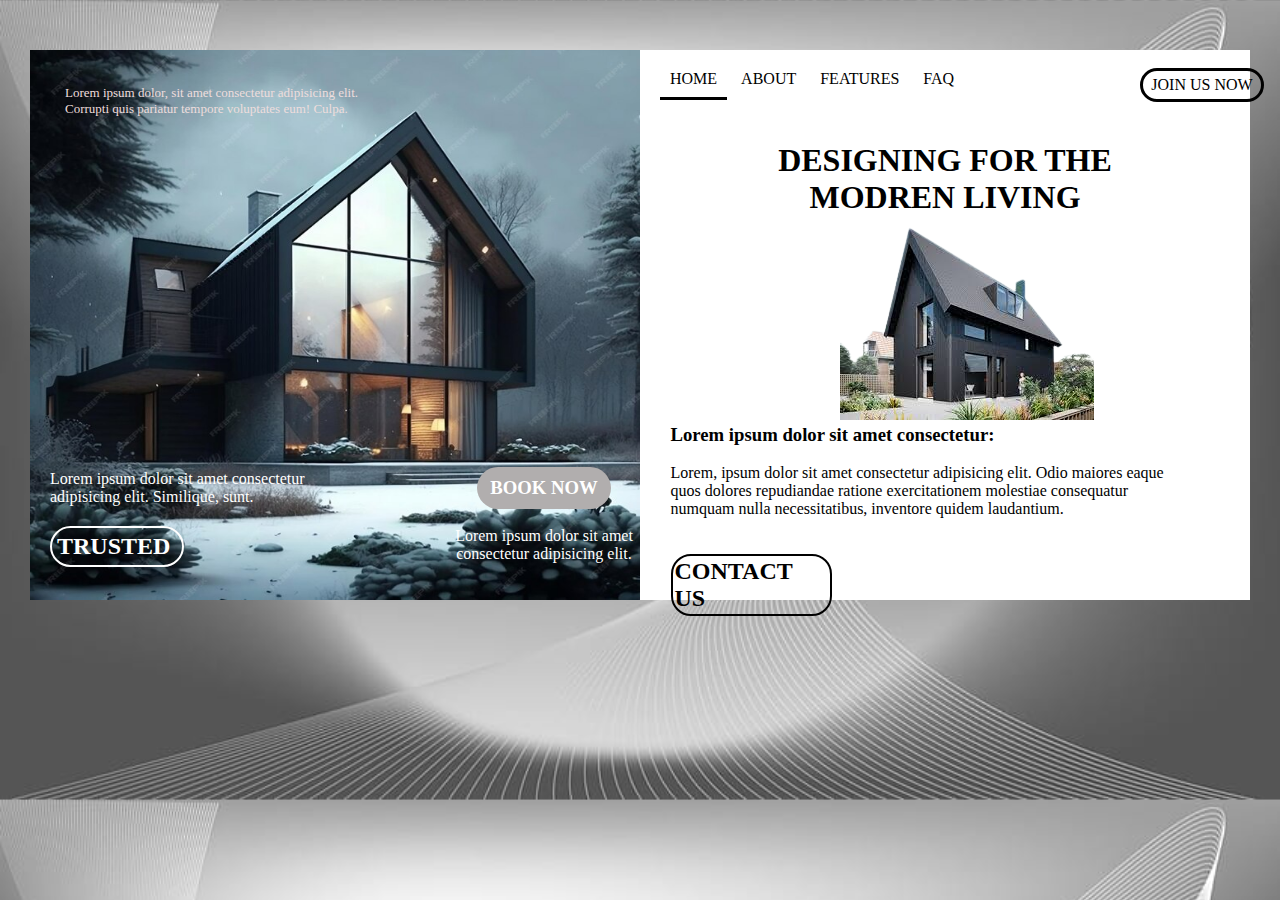
<file: 3rd website home/index.html>
<!DOCTYPE html>
<html lang="en">

<head>
    <meta charset="UTF-8">
    <meta name="viewport" content="width=device-width, initial-scale=1.0">
    <title>Home design</title>
    <link rel="stylesheet" href="https://cdnjs.cloudflare.com/ajax/libs/font-awesome/6.4.2/css/all.min.css"
        integrity="sha512-z3gLpd7yknf1YoNbCzqRKc4qyor8gaKU1qmn+CShxbuBusANI9QpRohGBreCFkKxLhei6S9CQXFEbbKuqLg0DA=="
        crossorigin="anonymous" referrerpolicy="no-referrer" />
    <style>
        * {
            margin: 0;
            padding: 0;
        }

        body {
            background-image: url(./backround\ image.jpg);
            background-repeat: no repeat;
            background-size: cover;
        }

        .cont {
            display: flex;
            margin: 50px 30px;
        }

        .subcont {
            width: 50%;
            background-color: #fff;
            background-image: url(./container\ image.jpg);
            background-size: 100% 100%;
        }

        .head {
            color: rgb(238, 221, 221);
            margin: 35px;
            font-size: small;
        }

        .foot {
            height: 150px;
            margin-top: 333px;
            padding: 20px;
            box-sizing: border-box;
            justify-content: space-between;
        }

        .left {
            width: 50%;
            color: white;
        }

        #seccont {
            background-image: none;
            /* text-align: center; */
        }

        .trusted {
            margin-top: 20px;
            width: 120px;
            padding: 5px;
            border: 2px solid white;
            color: #fff;
            border-radius: 30px;
        }

        .right {
            width: 40%;
            height: 130px;
            color: white;
            position: relative;
            left: 380px;
            bottom: 100px;
            text-align: center;
        }

        .booknow {
            width: 50%;
            padding: 10px;
            background-color: rgb(177, 174, 174);
            color: white;
            margin: auto;
            border-radius: 30px;
        }

        .nav {
            padding: 20px;
        }

        a {
            text-decoration: none;
            color: black;
            padding: 10px;
        }

        .active {
            border-bottom: solid;
        }

        .join {
            position: relative;
            left: 480px;
            bottom: 20px;
            border: solid;
            width: 20%;
            padding: 5px 2px;
            border-radius: 20px;
            text-align: center;
        }

        .heading {
            height: 80px;
            text-align: center;
        }

        #image {
            margin-left: 200px;
        }

        .footcont {
            width: 90%;
            height: 170px;
            margin: auto;
        }
        .contact{
            padding: 2px;
            border: 2px solid black;
            border-radius: 20px;
            width: 28%;
        }
    </style>
</head>

<body>
    <div class="cont">
        <div class="subcont">
            <div class="head">
                <p>Lorem ipsum dolor, sit amet consectetur adipisicing elit. <br>Corrupti quis pariatur tempore
                    voluptates eum! Culpa.</p>
            </div>
            <div class="foot">
                <div class="left">
                    <p>Lorem ipsum dolor sit amet consectetur <br>
                        adipisicing elit. Similique, sunt.</p>
                </div>
                <div class="trusted">
                    <h2>TRUSTED</h2>
                </div>
                <div class="right">
                    <div class="booknow">
                        <h3>BOOK NOW</h3>
                    </div> <br>
                    <p>Lorem ipsum dolor sit amet consectetur adipisicing elit.</p>
                </div>
            </div>
        </div>
        <div class="subcont" id="seccont">
            <div class="nav">
                <a href="#" class="active">HOME</a>
                <a href="#">ABOUT</a>
                <a href="#">FEATURES</a>
                <a href="#">FAQ</a>
                <div class="join">
                    JOIN US NOW
                </div>
            </div>
            <div class="heading">
                <h1>DESIGNING FOR THE <br>MODREN LIVING</h1>
            </div>
            <img id="image" src="./small_image-removebg-preview.png" alt="">
            <div class="footcont">
                <h3>Lorem ipsum dolor sit amet consectetur:</h3> <br>
                <p>Lorem, ipsum dolor sit amet consectetur adipisicing elit. Odio maiores eaque <br> quos dolores repudiandae
                    ratione exercitationem molestiae consequatur <br> numquam nulla necessitatibus, inventore quidem
                    laudantium.</p> <br><br>
            <div class="contact"><h2>CONTACT US</h2></div>
            </div>
        </div>
    </div>
</body>

</html>
</file>
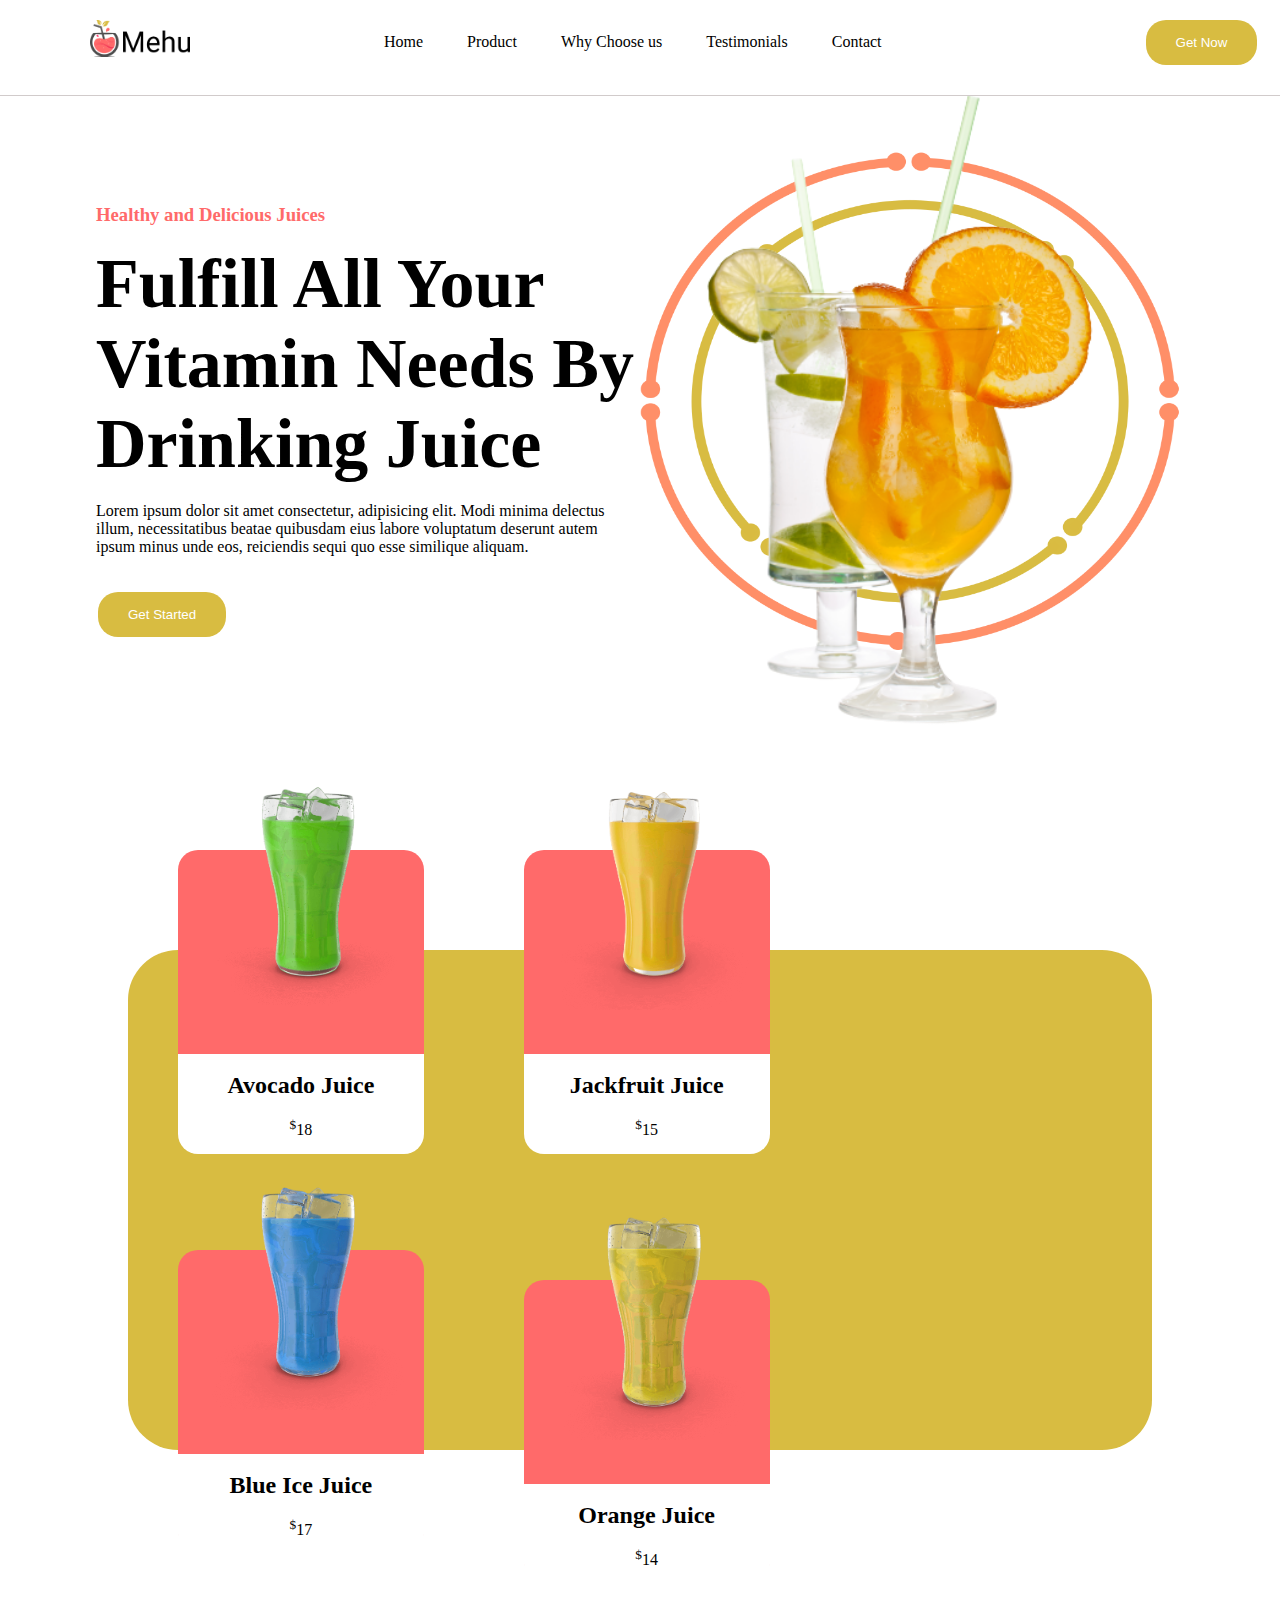
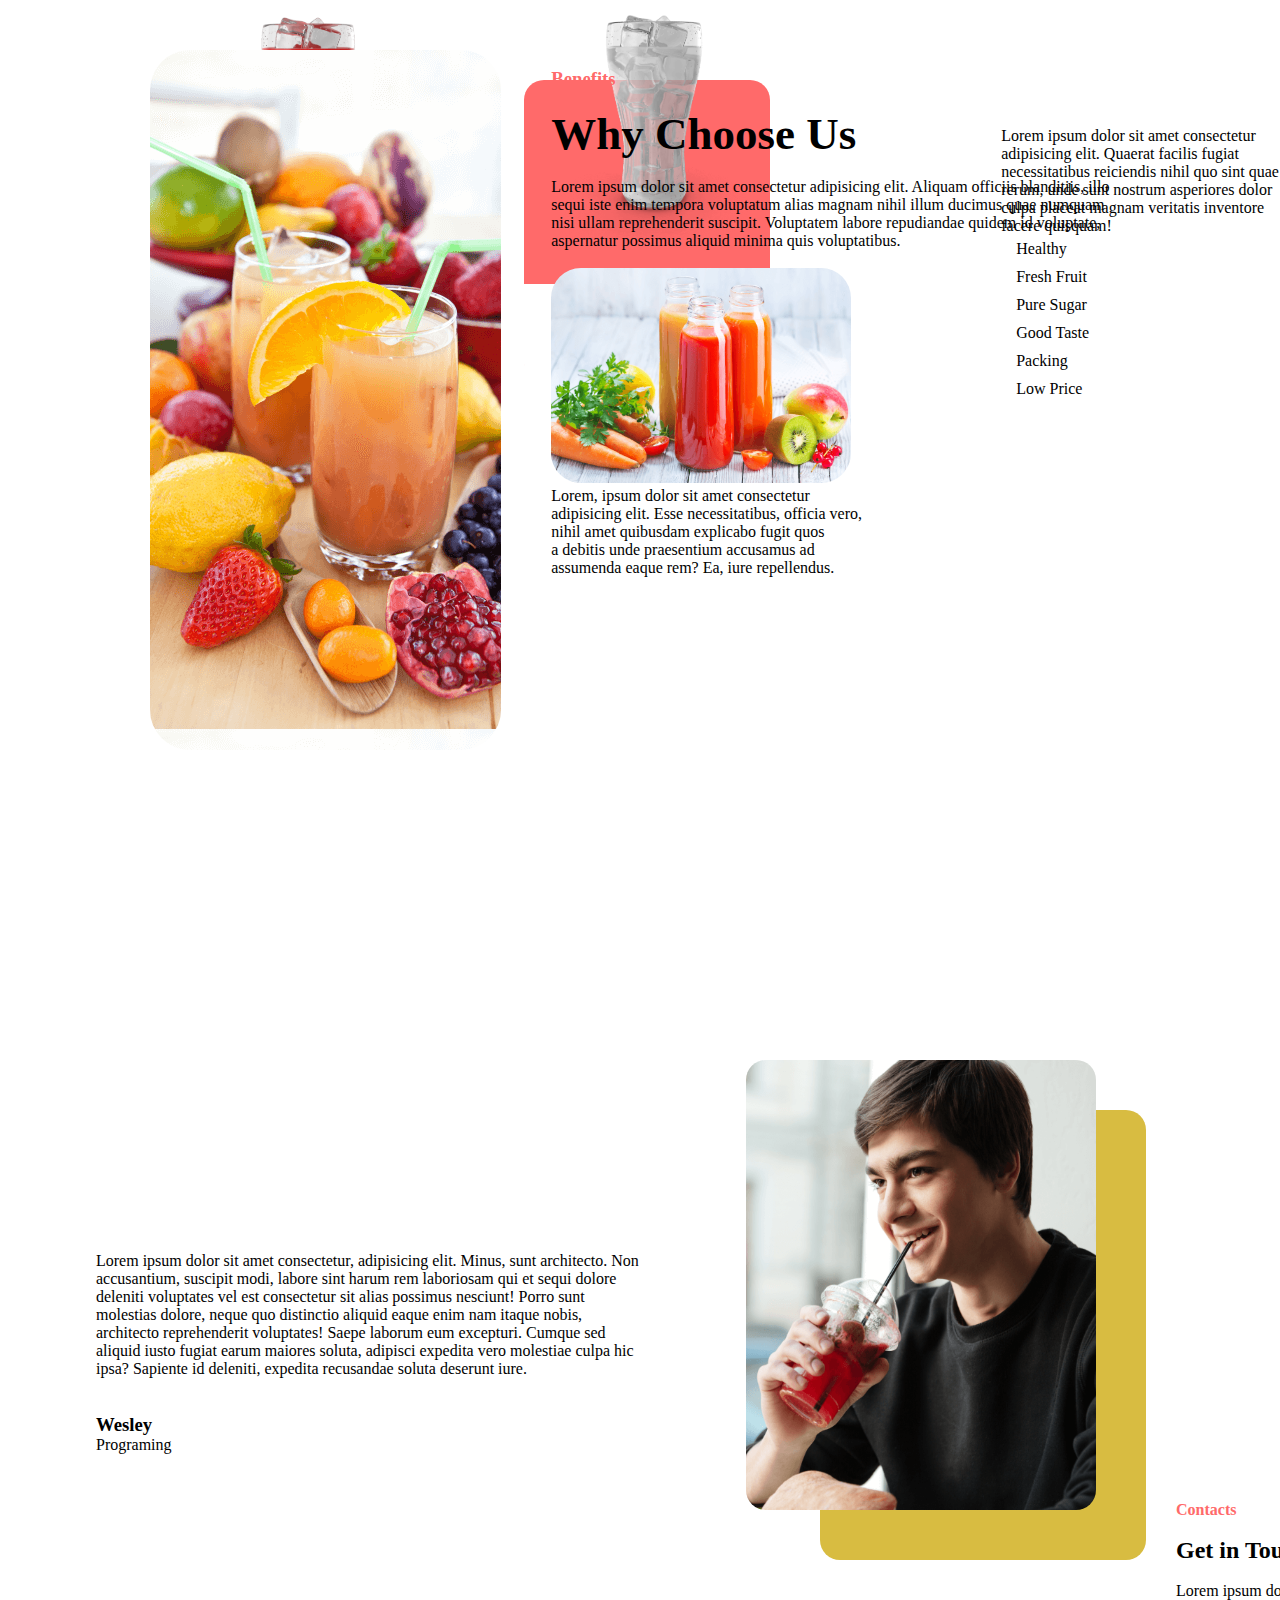
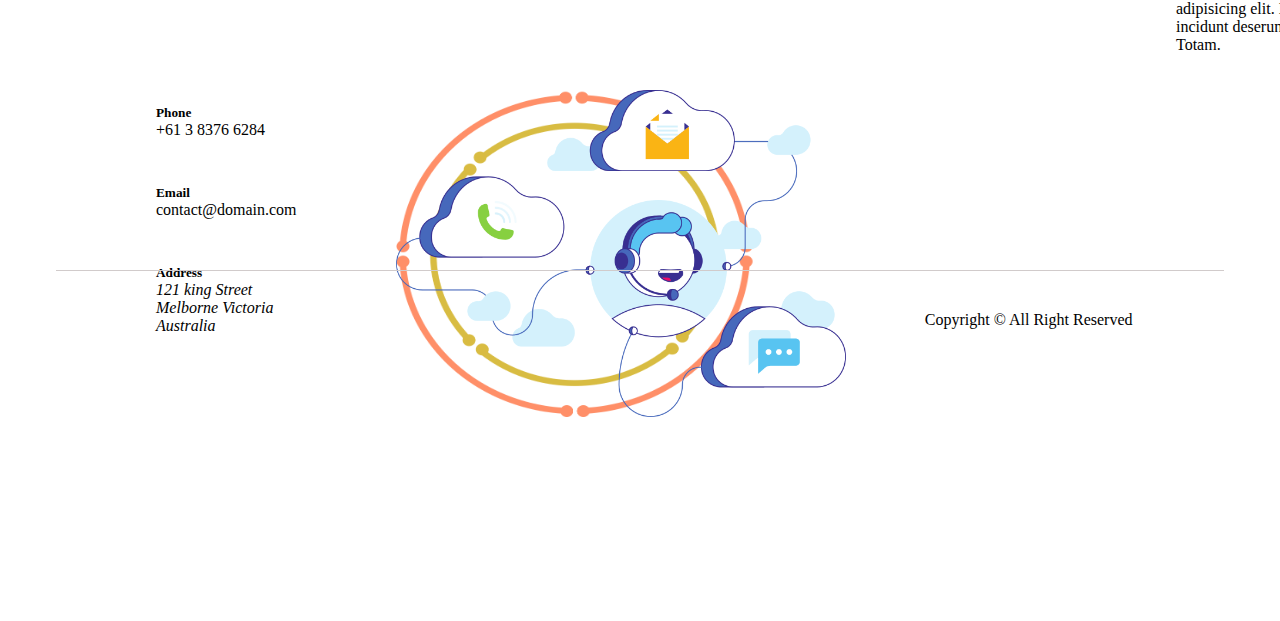
<file: 4th website Mehu/index.html>
<!DOCTYPE html>
<html lang="en">

<head>
    <meta charset="UTF-8">
    <meta name="viewport" content="width=device-width, initial-scale=1.0">
    <title>Mehu</title>
    <link rel="stylesheet" href="https://cdnjs.cloudflare.com/ajax/libs/font-awesome/6.4.2/css/all.min.css"
        integrity="sha512-z3gLpd7yknf1YoNbCzqRKc4qyor8gaKU1qmn+CShxbuBusANI9QpRohGBreCFkKxLhei6S9CQXFEbbKuqLg0DA=="
        crossorigin="anonymous" referrerpolicy="no-referrer" />
    <style>
        * {
            margin: 0;
            padding: 0;
        }

        nav {
            padding: 20px;
            width: 100%;
            background-color: white;
            position: fixed;
            top: 0px;
            z-index: 20;
            border-bottom: 1px solid rgb(209, 203, 203);

        }

        nav a {
            text-decoration: none;
            color: black;
            position: relative;
            left: 240px;
            top: -10px;
            padding: 20px;
        }

        nav a:hover {
            color: rgb(255, 143, 104);
        }

        nav img {
            position: relative;
            left: 70px;
        }

        button {
            padding: 15px 30px;
            background-color: rgb(216, 188, 65);
            border: none;
            border-radius: 20px;
            color: white;
            position: relative;
            left: 220px;
        }

        button:hover {
            background-color: rgb(255, 106, 106);
        }

        .mainbox {
            display: flex;
            justify-content: center;
            margin-top: 150px;
        }

        .box {
            width: 42.5%;
            height: 500px;
        }

        .box h1 {
            font-size: 70px;
        }

        .getbutton {
            margin-left: -218px;
        }

        .box h3 {
            color: rgb(255, 106, 106);
        }

        .image {
            background-image: url(./bg-intro.png);
            background-size: 100% 100%;
        }

        .image img {
            position: relative;
            bottom: 80px;
        }

        .secmain {
            width: 80%;
            height: 500px;
            margin: auto;
            box-sizing: border-box;
            background-color: rgb(216, 188, 65);
            position: relative;
            top: 300px;
            border-radius: 50px;
            display: flex;
            flex-wrap: wrap;
        }

        .secbox {
            margin: 50px;
            height: 300px;
            width: 24%;
            background-color: rgb(255, 106, 106);
            border-radius: 20px;
        }

        .top {
            position: relative;
            bottom: 150px;
        }

        .bottom {
            position: relative;
            bottom: 120px;
        }

        .secbox img {
            position: relative;
            bottom: 100px;
        }

        .content {
            height: 100px;
            background-color: #fff;
            border-bottom-left-radius: 20px;
            border-bottom-right-radius: 20px;
            text-align: center;
            position: relative;
            bottom: 60px;
        }

        .thirdmain {
            height: 700px;
            width: 80%;
            display: flex;
            position: relative;
            top: 500px;
            left: 150px;
        }

        .imgbox {
            width: 40%;
            height: 700px;
            background-image: url(./whyus.png);
            border-radius: 40px;
        }

        .whyus {
            width: 75%;
            height: 700px;
            padding: 0px 50px;
            box-sizing: border-box;
            /* display: flex; */
        }

        .whyus h3 {
            color: rgb(255, 106, 106);
        }

        .whyus h2 {
            font-size: 45px;
        }

        .whyus img {
            border-radius: 30px;
        }

        .fifthmain {
            height: 500px;
            width: 85%;
            margin: auto;
            position: relative;
            top: 90vh;
            display: flex;
        }

        .list {
            height: 400px;
            width: 50%;
            /* background-color: yellow; */
            position: relative;
            left: 50vh;
            bottom: 50vh;
        }
        .list ul li{
            list-style-position: inside;
            list-style-type: none;
            padding: 5px;
            /* margin: 0px 5px 0px; */
            /* margin-right: 10px; */
        }
        ul li i{
            margin-right: 10px;
        }

        .quotbox {
            height: 300px;
            width: 50%;
            position: relative;
            top: 120px;
        }

        .testimonials {
            height: 450px;
            width: 30%;
            background-color: rgb(216, 188, 65);
            position: relative;
            left: 180px;
            top: 50px;
            border-radius: 20px;
        }

        .testimonials img {
            position: absolute;
            bottom: 50px;
            right: 50px;
            border-radius: 20px;
        }

        .sixthcont {
            height: 200px;
            position: relative;
            top: 100vh;
            /* background-color: yellow; */
            width: 85%;
            margin: auto;
        }

        .box1 {
            width: 20%;
            /* height: 250px; */
            position: relative;
            top: 50px;
        }

        .sub {
            height: 80px;
            width: 100%;
        }

        .icon {
            position: relative;
            top: 20px;
            left: 10px;
        }

        .move {
            position: relative;
            left: 60px;
            top: 5px;
        }

        .box2 img {
            position: relative;
            left: 300px;
            /* right: 100px; */
            bottom: 200px;
            background-image: url(./bg-intro.png);
            background-repeat: no-repeat;
            background-size: 80% 100%;
        }

        .box3 {
            width: 30%;
            position: relative;
            left: 120vh;
            bottom: 82vh;
        }

        .box3 h4 {
            color: #ff6a6a;
        }

        .footer {
            /* height: 100px; */
            width: 85%;
            margin: auto;
            padding: 40px;
            /* background-color: yellow; */
            position: relative;
            top: 920px;
            /* box-sizing: border-box; */
            border-top: 1px solid rgb(209, 203, 203);
            /* justify-content: space-between; */
        }

        .footer span {
            /* text-align: end; */
            position: relative;
            left: 61vw;
        }

        .footer .fa-brands:hover {
            color: #ff6a6a;
            cursor: pointer;
        }
    </style>
</head>

<body>
    <nav>
        <img src="./logo.png" alt="logo-image" width="100px">
        <a href="./index.html">Home</a>
        <a href="#PRODUCT">Product</a>
        <a href="#BENEFITS">Why Choose us</a>
        <a href="#TEST">Testimonials</a>
        <a href="#CONTACT">Contact</a>
        <a href="#"><button>Get Now</button></a>
    </nav>
    <div id="HOME" class="mainbox">
        <div class="box"><br><br><br>
            <h3>Healthy and Delicious Juices</h3><br>
            <h1>Fulfill All Your <br> Vitamin Needs By <br> Drinking Juice</h1>
            <br>
            <p>Lorem ipsum dolor sit amet consectetur, adipisicing elit. Modi minima delectus illum, necessitatibus
                beatae quibusdam eius labore voluptatum deserunt autem ipsum minus unde eos, reiciendis sequi quo esse
                similique aliquam.</p><br><br>
            <button id="PRODUCT" class="getbutton">Get Started</button>
        </div>
        <div class="box image"><img src="./intro.png" alt="intro-image" width="500"></div>
    </div>
    <div class="secmain">
        <div class="secbox top"><img width="260" src="./product1.png" alt="">
            <div class="content"><br>
                <h2>Avocado Juice</h2> <br><sup>$</sup><span>18</span>
            </div>
        </div>
        <div class="secbox top"><img width="260" src="./product2.png" alt="">
            <div class="content"><br>
                <h2>Jackfruit Juice</h2> <br> <sup>$</sup><span>15</span>
            </div>
        </div>
        <div class="secbox top"><img width="260" src="./product3.png" alt="">
            <div class="content"><br>
                <h2>Blue Ice Juice</h2><br> <sup>$</sup><span>17</span>
            </div>
        </div>
        <div class="secbox bottom"><img width="260" src="./product4.png" alt="">
            <div class="content"><br>
                <h2>Orange Juice</h2> <br> <sup>$</sup><span>14</span>
            </div>
        </div>
        <div class="secbox bottom"><img width="260" src="./product5.png" alt="">
            <div class="content"><br>
                <h2>Strawberry Juice</h2> <br> <sup>$</sup><span>13</span>
            </div>
        </div>
        <div class="secbox bottom"><img width="260" src="./product6.png" alt="">
            <div id="BENEFITS" class="content"><br>
                <h2>Coconut Juice </h2> <br> <sup>$</sup> <span>12</span>
            </div>
        </div>
    </div>
    <div class="thirdmain">
        <div class="imgbox"></div>
        <div class="whyus"><br>
            <h3>Benefits</h3><br>
            <h2>Why Choose Us</h2><br>
            <p>Lorem ipsum dolor sit amet consectetur adipisicing elit. Aliquam officiis blanditiis, illo sequi iste
                enim tempora voluptatum alias magnam nihil illum ducimus quae numquam nisi ullam reprehenderit suscipit.
                Voluptatem labore repudiandae quidem id voluptate, aspernatur possimus aliquid minima quis voluptatibus.
            </p>
            <br> <img width="300" src="./whyus2.png" alt="whyus2-image">
            <br>
            <p>Lorem, ipsum dolor sit amet consectetur <br> adipisicing elit. Esse necessitatibus, officia vero,<br>
                nihil amet
                quibusdam explicabo fugit quos<br>a debitis unde praesentium accusamus ad <br> assumenda eaque rem? Ea,
                iure
                repellendus.</p>
            <div class="list">
                <p>Lorem ipsum dolor sit amet consectetur adipisicing elit. Quaerat facilis fugiat necessitatibus
                    reiciendis nihil quo sint quae rerum, unde sunt nostrum asperiores dolor culpa placeat magnam
                    veritatis inventore facere quisquam!</p>
                    <ul>
                        <li><i class="fa-solid fa-check" style="color: #cd6a6a;"></i>Healthy</li>
                        <li><i class="fa-solid fa-check" style="color: #cd6a6a;"></i>Fresh Fruit</li>
                        <li><i class="fa-solid fa-check" style="color: #cd6a6a;"></i>Pure Sugar</li>
                        <li><i class="fa-solid fa-check" style="color: #cd6a6a;"></i>Good Taste</li>
                        <li><i class="fa-solid fa-check" style="color: #cd6a6a;"></i>Packing</li>
                        <li><i class="fa-solid fa-check" style="color: #cd6a6a;"></i>Low Price</li>
                    </ul>
            </div>
        </div>
    </div>
    <div class="fifthmain">
        <div class="quotbox"><br><br>
            <i class="fa-solid fa-quote-left fa-2xl" style="color: #cd6a6a;"></i> <br><br>
            <p>Lorem ipsum dolor sit amet consectetur, adipisicing elit. Minus, sunt architecto. Non accusantium,
                suscipit modi, labore sint harum rem laboriosam qui et sequi dolore deleniti voluptates vel est
                consectetur sit alias possimus nesciunt! Porro sunt molestias dolore, neque quo distinctio aliquid eaque
                enim nam itaque nobis, architecto reprehenderit voluptates! Saepe laborum eum excepturi. Cumque sed
                aliquid iusto fugiat earum maiores soluta, adipisci expedita vero molestiae culpa hic ipsa? Sapiente id
                deleniti, expedita recusandae soluta deserunt iure.</p><br><br>
            <h3>Wesley</h3>
            <p>Programing</p>
        </div>
        <div class="testimonials">
            <img id="TEST" width="350" height="450" src="./testimonial.png" alt="testnl-img">
        </div>
    </div>
    <div class="sixthcont">
        <div class="box1">
            <div class="sub"><i class="icon fa-solid fa-square-phone fa-2xl" style="color: #ff6a6a;"></i>
                <h5 class="move">Phone</h5>
                <p class="move">+61 3 8376 6284</p>
            </div>
            <div class="sub"><i class="icon fa-solid fa-square-envelope fa-2xl" style="color: #ff6a6a;"></i>
                <h5 class="move">Email</h5>
                <p class="move">contact@domain.com </p>
            </div>
            <div class="sub"><i class="icon fa-solid fa-map fa-2xl" style="color: #ff6a6a;"></i>
                <h5 class="move">Address</h5>
                <address class="move">121 king Street</address>
                <address class="move">Melborne Victoria</address>
                <address class="move">Australia</address>
            </div>

        </div>
        <div id="CONTACT" class="box2"><img width="450" src="./contact.png" alt=""></div>
        <div class="box3"><br>
            <h4>Contacts</h4><br>
            <h2>Get in Touch</h2><br>
            <p>Lorem ipsum dolor sit amet consectetur adipisicing elit. Nobis libero fuga totam maxime incidunt deserunt
                iusto esse, accusamus nisi. Totam.</p>
        </div>
    </div>
    <footer>
        <div class="footer">
            <i class="fa-brands fa-facebook-f"></i>&nbsp;&nbsp;&nbsp;
            <i class="fa-brands fa-twitter"></i>&nbsp;&nbsp;&nbsp;
            <i class="fa-brands fa-instagram"></i>&nbsp;&nbsp;&nbsp;
            <i class="fa-brands fa-youtube"></i>
            <span>Copyright © All Right Reserved</span>
        </div>
    </footer>
</body>

</html>
</file>
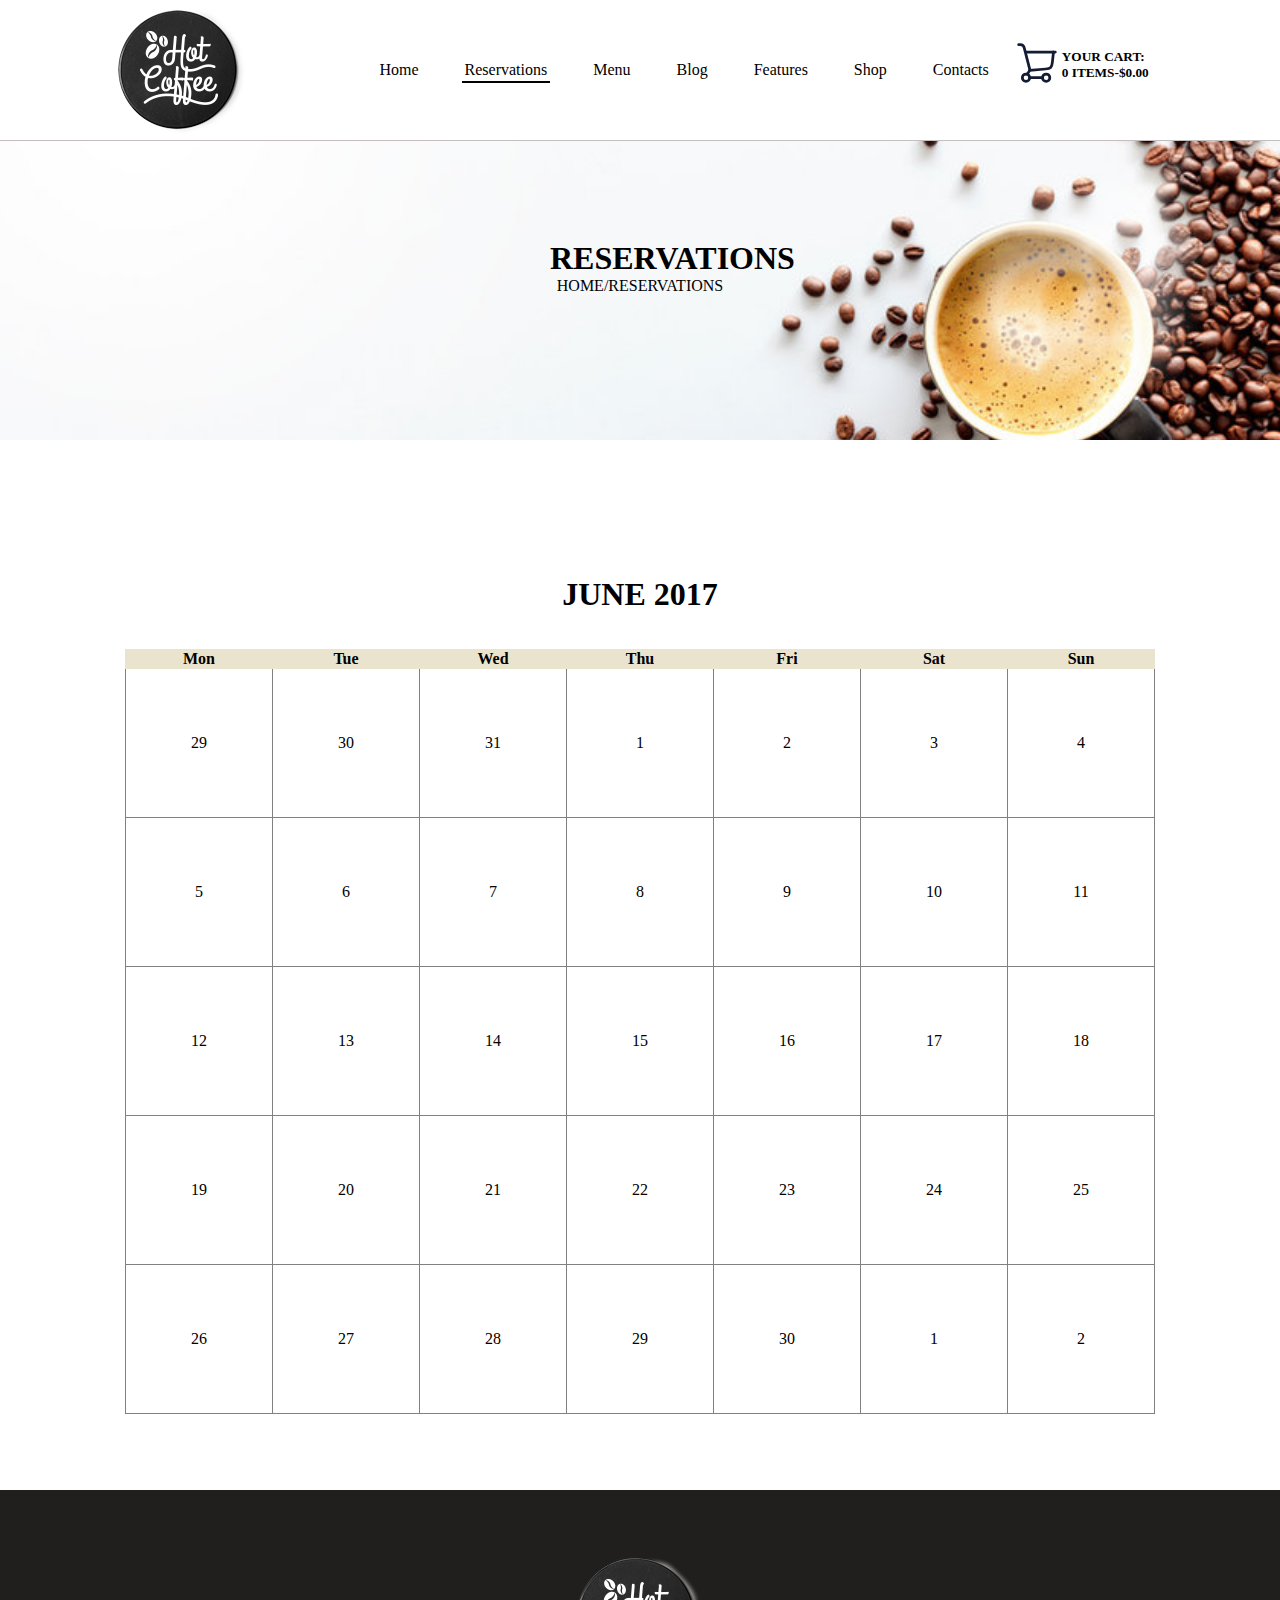
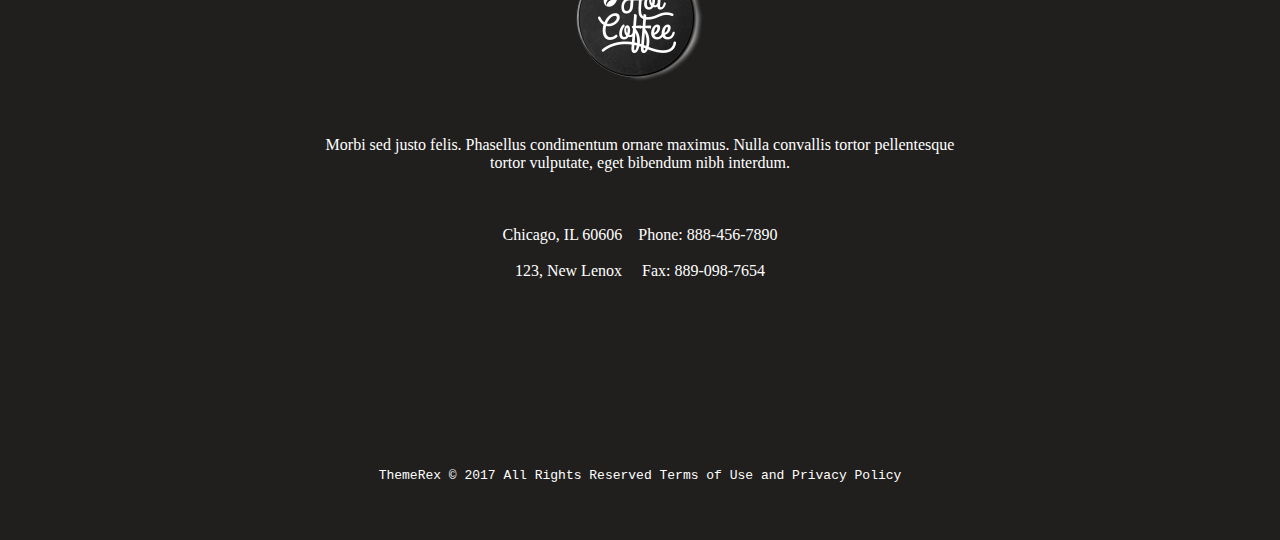
<file: 5th website coffee/index.html>
<!DOCTYPE html>
<html lang="en">

<head>
    <meta charset="UTF-8">
    <meta name="viewport" content="width=device-width, initial-scale=1.0">
    <title>Reservations-Hot Coffee</title>
    <link rel="stylesheet" href="https://cdnjs.cloudflare.com/ajax/libs/font-awesome/6.5.1/css/all.min.css"
        integrity="sha512-DTOQO9RWCH3ppGqcWaEA1BIZOC6xxalwEsw9c2QQeAIftl+Vegovlnee1c9QX4TctnWMn13TZye+giMm8e2LwA=="
        crossorigin="anonymous" referrerpolicy="no-referrer" />
    <style>
        * {
            margin: 0;
            padding: 0;
        }

        .logo {
            height: 120px;
            width: 120px;
        }

        nav {
            padding: 10px 0px;
            height: 120px;
            width: 100%;
            display: flex;
            justify-content: space-evenly;
            align-items: center;
            position: fixed;
            top: 0px;
            background-color: white;
            z-index: 1;
            border-bottom: 1px solid rgb(197, 190, 190);
        }

        nav a {
            text-decoration: none;
            color: black;
            padding: 3px;
        }

        .active {
            border-bottom: 2px solid black;
        }

        nav a:hover {
            border-bottom: 2px solid black;
        }
        #cart a:hover{
            color: green;
        }
        .center ul {
            display: flex;
        }

        .center ul li {
            list-style-type: none;
            padding: 20px;
        }

        .left {
            height: 50px;
            width: 150px;
        }

        .left h5 {
            position: relative;
            left: 50px;
            bottom: 40px;
        }

        .intro {
            margin-top: 140px;
            padding: 0px 550px;
            height: 300px;
            background: url(./backround-image.jpg)no-repeat center/cover;
        }

        .text {
            position: relative;
            top: 100px;
            text-align: center;
        }

        .calender {
            height: 700px;
            margin: 100px 0px;
            /* background-color: yellowgreen; */
            text-align: center;
        }

        table {
            margin: auto;
            border-collapse: collapse;
        }

        th {
            background-color: rgb(234, 228, 206);
            border: 1px solid rgb(234, 228, 206);
            height: 8px;
        }

        td {
            padding: 65px;
            border: 1px solid grey;
        }

        .footer {
            height: 650px;
            background-color: rgb(33, 31, 30);
            text-align: center;
            color: white;
        }

        .footer img {
            margin: 50px 0px;
        }

        footer {
            margin-top: 250px;
        }

        .contact {
            height: 60px;
            width: 300px;
            margin: auto;
            color: white;
        }

        .icons {
            margin: 100px 0px;
        }

        i {
            padding: 10px;
        }
    </style>
</head>

<body>
    <header>
        <nav>
            <div class="logo">
                <img src="./logo.jpg" alt="logo image">
            </div>
            <div class="center">
                <ul>
                    <li><a href="#">Home</a></li>
                    <li><a class="active" href="#">Reservations</a></li>
                    <li><a href="#">Menu</a></li>
                    <li><a href="#">Blog</a></li>
                    <li><a href="#">Features</a></li>
                    <li><a href="#">Shop</a></li>
                    <li><a href="#">Contacts</a></li>
                    <div class="left">
                        <a id="cart" href="#"><svg width="44" height="44" viewBox="0 0 24 24" fill="none"
                                xmlns="http://www.w3.org/2000/svg">
                                <path d="M8 16L16.7201 15.2733C19.4486 15.046 20.0611 14.45 20.3635 11.7289L21 6"
                                    stroke="#141B34" stroke-width="1.5" stroke-linecap="round" />
                                <path d="M6 6H22" stroke="#141B34" stroke-width="1.5" stroke-linecap="round" />
                                <circle cx="6" cy="20" r="2" stroke="#141B34" stroke-width="1.5" />
                                <circle cx="17" cy="20" r="2" stroke="#141B34" stroke-width="1.5" />
                                <path d="M8 20L15 20" stroke="#141B34" stroke-width="1.5" stroke-linecap="round" />
                                <path
                                    d="M2 2H2.966C3.91068 2 4.73414 2.62459 4.96326 3.51493L7.93852 15.0765C8.08887 15.6608 7.9602 16.2797 7.58824 16.7616L6.63213 18"
                                    stroke="#141B34" stroke-width="1.5" stroke-linecap="round" />
                            </svg>
                        </a>
                        <h5>YOUR CART:</h5>
                        <h5>0 ITEMS-$0.00</h5>
                    </div>
                </ul>
            </div>
        </nav>
    </header>
    <main>
        <div class="intro">
            <div class="text">
                <h1>RESERVATIONS</h1>
                <P>HOME/RESERVATIONS</P>
            </div>
        </div>
        <div class="calender"><br><br>
            <h1>JUNE 2017</h1><br><br>
            <table>
                <tr>
                    <th>Mon</th>
                    <th>Tue</th>
                    <th>Wed</th>
                    <th>Thu</th>
                    <th>Fri</th>
                    <th>Sat</th>
                    <th>Sun</th>
                </tr>
                <tr>
                    <td>29</td>
                    <td>30</td>
                    <td>31</td>
                    <td>1</td>
                    <td>2</td>
                    <td>3</td>
                    <td>4</td>
                </tr>
                <tr>
                    <td>5</td>
                    <td>6</td>
                    <td>7</td>
                    <td>8</td>
                    <td>9</td>
                    <td>10</td>
                    <td>11</td>
                </tr>
                <tr>
                    <td>12</td>
                    <td>13</td>
                    <td>14</td>
                    <td>15</td>
                    <td>16</td>
                    <td>17</td>
                    <td>18</td>
                </tr>
                <tr>
                    <td>19</td>
                    <td>20</td>
                    <td>21</td>
                    <td>22</td>
                    <td>23</td>
                    <td>24</td>
                    <td>25</td>
                </tr>
                <tr>
                    <td>26</td>
                    <td>27</td>
                    <td>28</td>
                    <td>29</td>
                    <td>30</td>
                    <td>1</td>
                    <td>2</td>
                </tr>
        </div>
        </table>
    </main>
    <footer class="footer"><br>
        <img src="./logo.jpg" alt="logo-image"><br>
        <p>Morbi sed justo felis. Phasellus condimentum ornare maximus. Nulla convallis tortor pellentesque <br> tortor
            vulputate, eget bibendum nibh interdum.</p><br>
        <div class="contact"><br><br>
            <p>Chicago, IL 60606&nbsp;&nbsp;&nbsp; Phone: 888-456-7890 <br><br> 123, New Lenox&nbsp;&nbsp;&nbsp;&nbsp;
                Fax: 889-098-7654
            </p>
        </div>
        <div class="icons">
            <i class="fa-brands fa-twitter fa-2xl" style="color: #e3e7ed;"></i>
            <i class="fa-brands fa-facebook-f fa-2xl" style="color: #e3e7ed;"></i>
            <i class="fa-brands fa-google-plus-g fa-2xl" style="color: #e3e7ed;"></i>
            <i class="fa-brands fa-linkedin-in fa-2xl" style="color: #e3e7ed;"></i>
            <i class="fa-brands fa-skype fa-2xl" style="color: #e3e7ed;"></i>
        </div>
        <pre>ThemeRex © 2017 All Rights Reserved Terms of Use and Privacy Policy</pre>
    </footer>
</body>

</html>
</file>
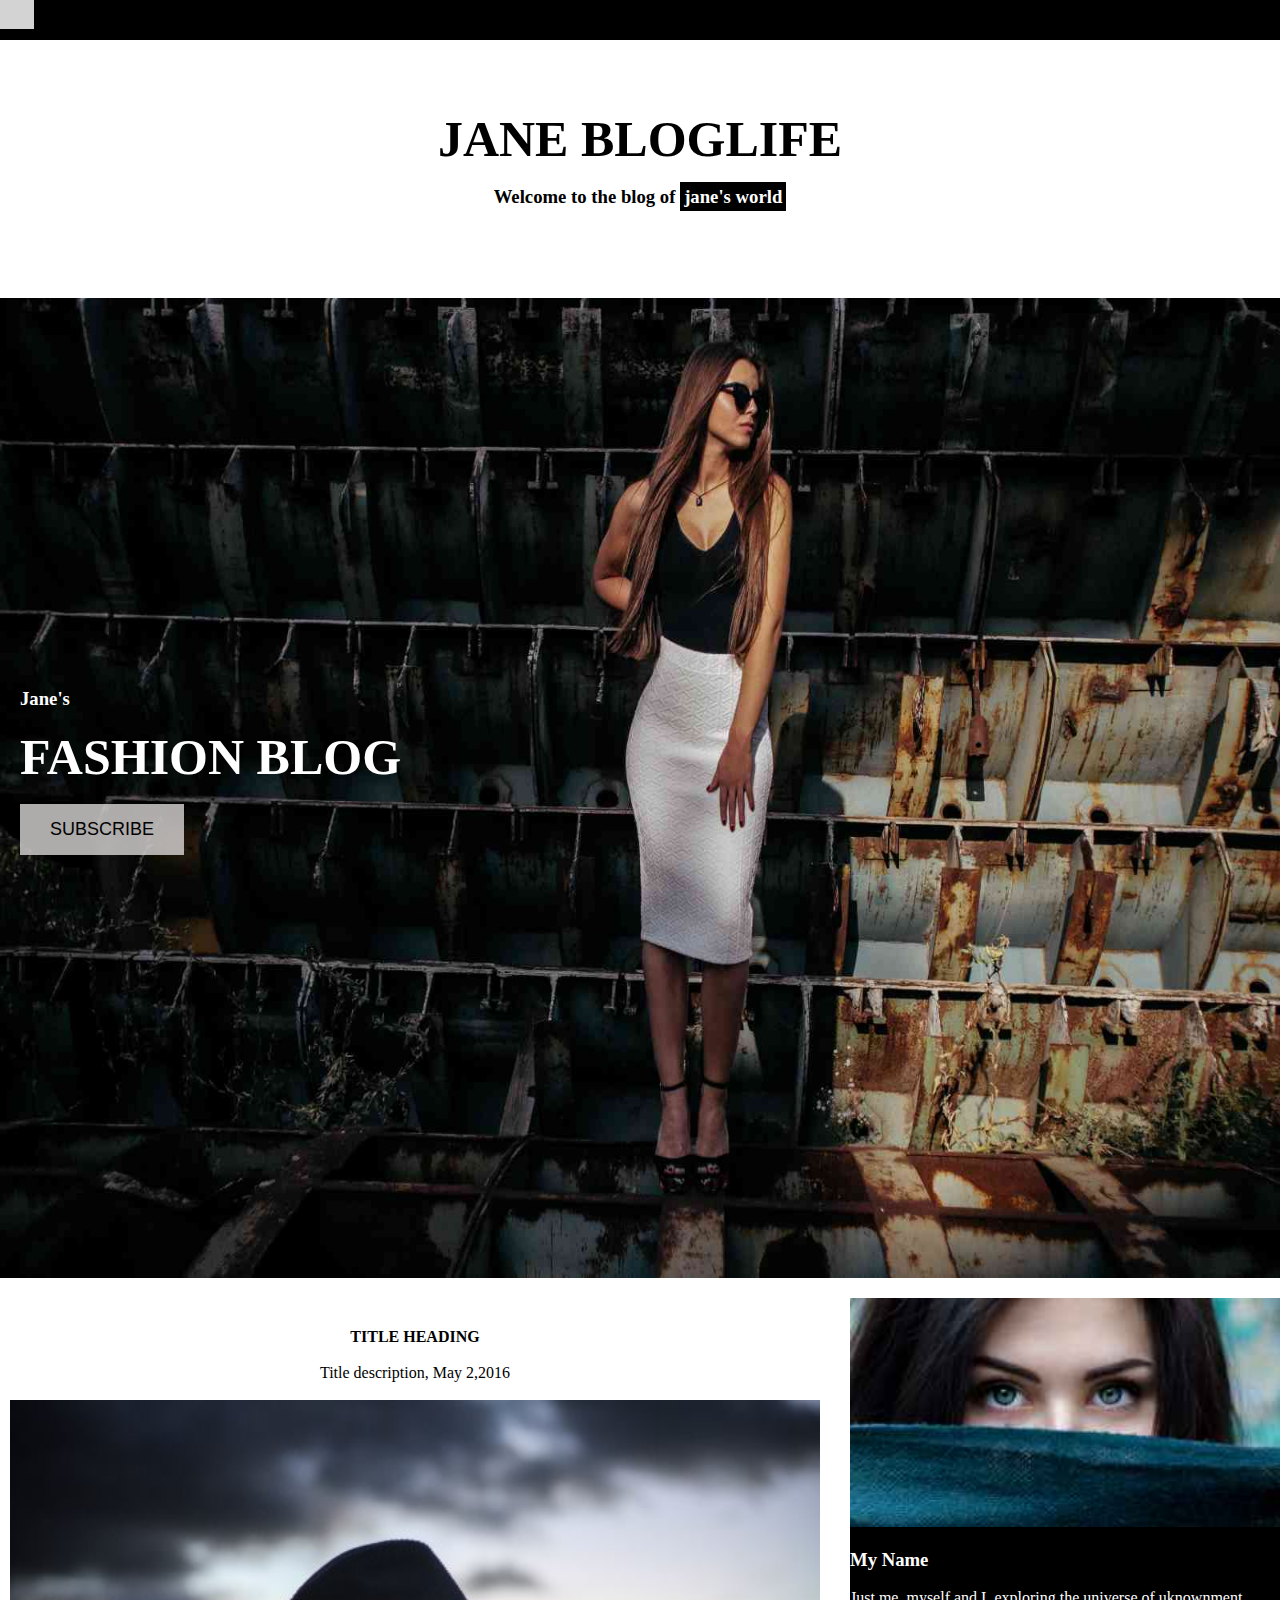
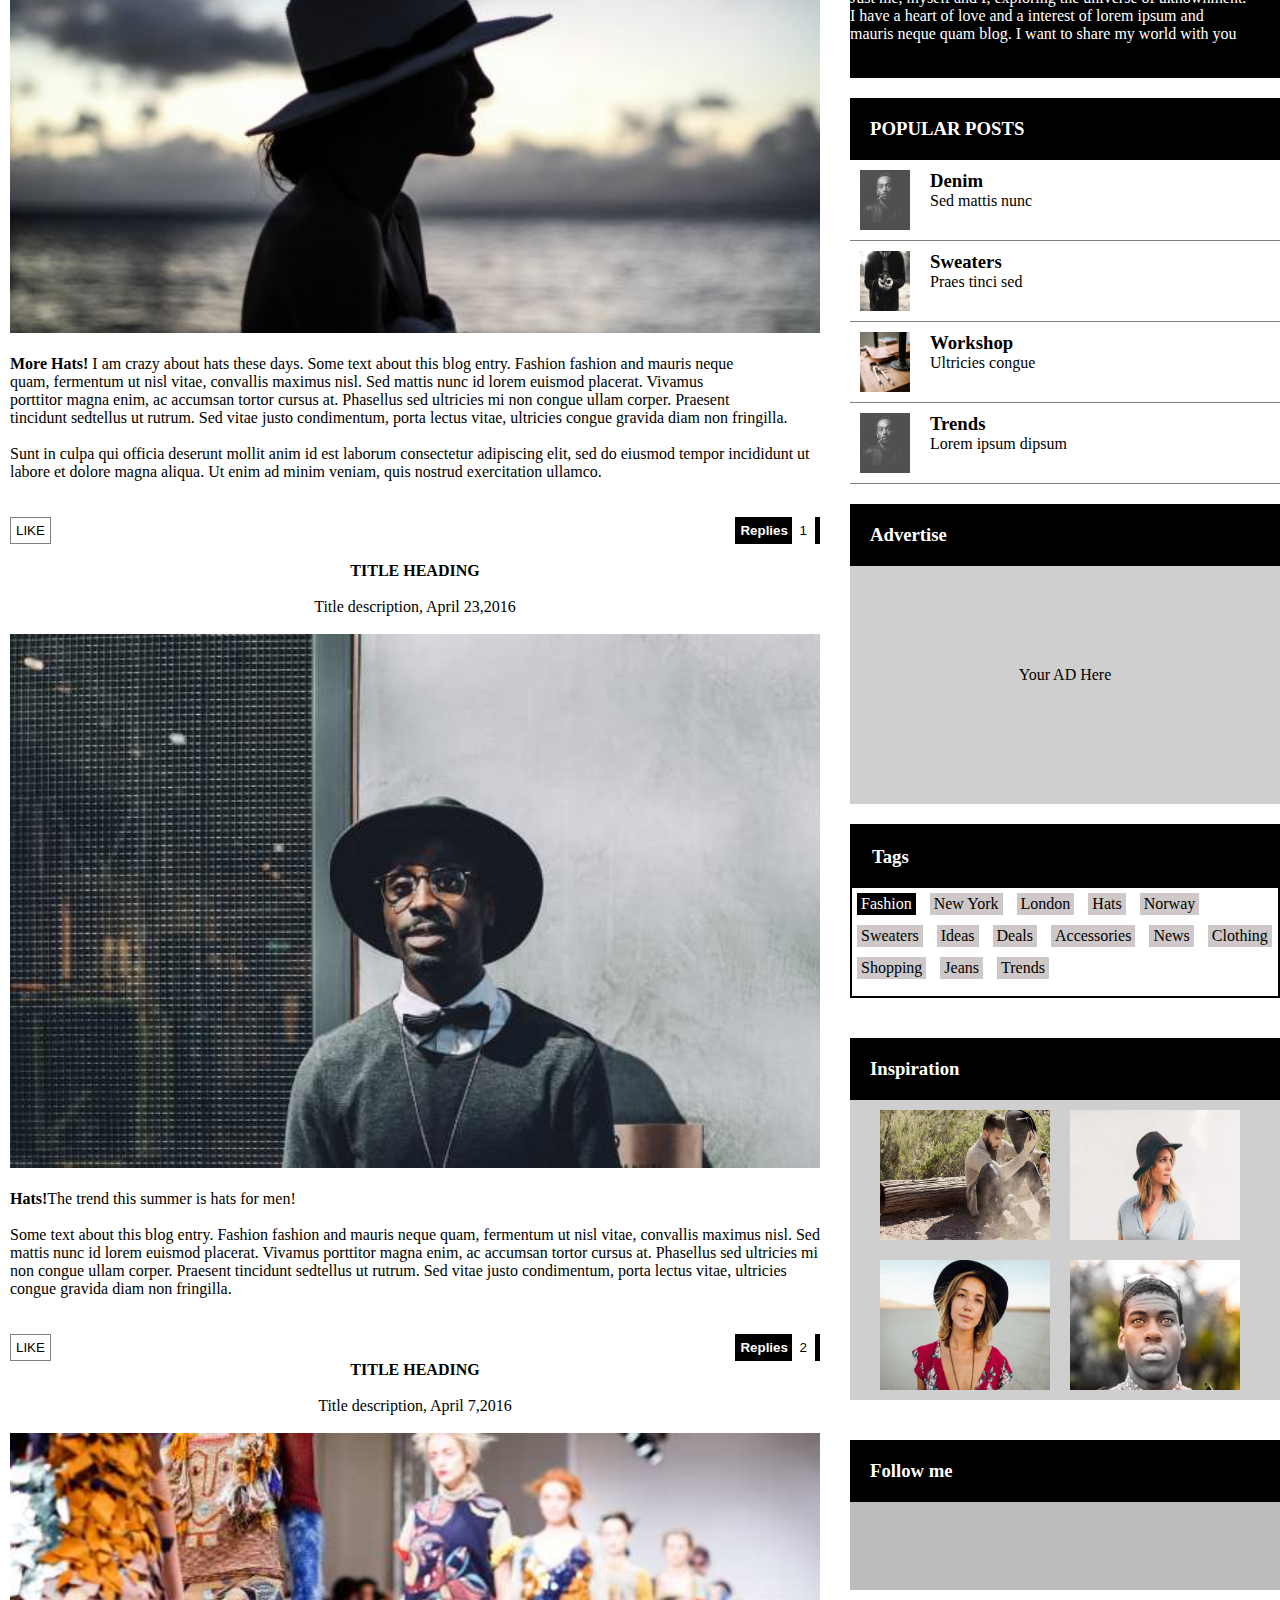
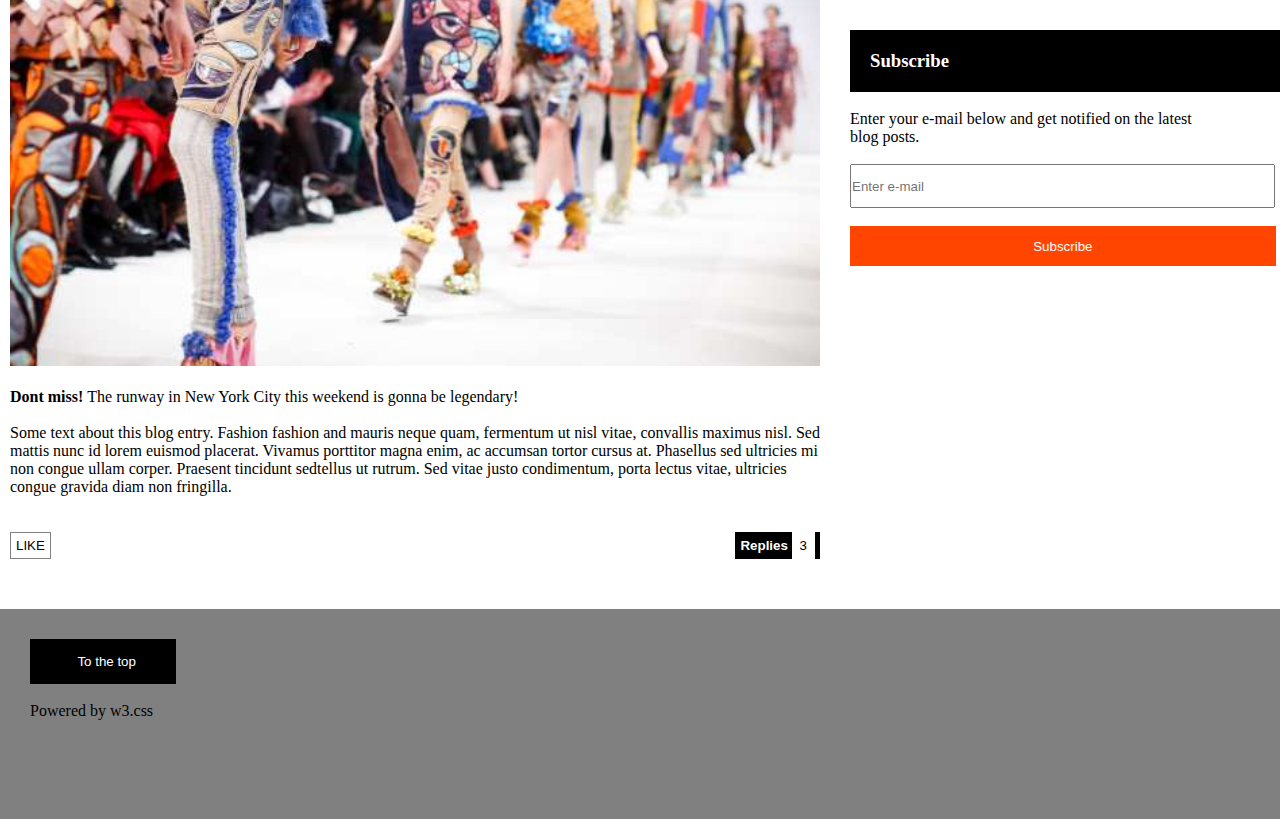
<file: 6th website fashion vlog/index.html>
<!DOCTYPE html>
<html lang="en">

<head>
    <meta charset="UTF-8">
    <meta name="viewport" content="width=device-width, initial-scale=1.0">
    <title>JANE BLOGLIFE</title>
    <link rel="stylesheet" href="https://cdnjs.cloudflare.com/ajax/libs/font-awesome/6.5.1/css/all.min.css"
        integrity="sha512-DTOQO9RWCH3ppGqcWaEA1BIZOC6xxalwEsw9c2QQeAIftl+Vegovlnee1c9QX4TctnWMn13TZye+giMm8e2LwA=="
        crossorigin="anonymous" referrerpolicy="no-referrer" />
    <link rel="stylesheet" href="./style.css">
</head>

<body>
    <div class="cont">
        <div class="item header">
            <!-- iconbar start -->
            <div class="icon">
                <i class="fa-brands fa-square-facebook"></i>
                <i class="fa-brands fa-instagram"></i>
                <i class="fa-brands fa-square-snapchat"></i>
                <i class="fa-brands fa-twitter"></i>
                <i class="fa-brands fa-linkedin-in"></i>
                <i class="fa-solid fa-magnifying-glass right-icon"></i>
            </div>
            <!-- iconbar end -->
            <!-- heading start -->
            <div class="heading">
                <h2>JANE BLOGLIFE</h2><br>
                <h3>Welcome to the blog of <b>jane's world</b></h3>
            </div>
            <!-- heading end -->
        </div>
        <!-- background image start -->
        <div class="item main">
            <div class="img-text">
                <h3>Jane's</h3><br>
                <h1>FASHION BLOG</h1><br>
                <button class="subscribe">SUBSCRIBE</button>
            </div>
        </div>
        <!-- background image end -->


        <div class="item left">
            <h4 class="center">TITLE HEADING</h4><br>
            <p class="center">Title description, May 2,2016 </p><br>
            <img src="./images/girl_hat.jpg" alt="Girl-hat-image" width="100%"><br><br>
            <p> <b> More Hats!</b> I am crazy about hats these days. Some text about this blog entry. Fashion fashion
                and mauris
                neque <br> quam, fermentum ut nisl vitae, convallis maximus nisl. Sed mattis nunc id lorem euismod
                placerat.
                Vivamus <br> porttitor magna enim, ac accumsan tortor cursus at. Phasellus sed ultricies mi non congue
                ullam
                corper. Praesent <br> tincidunt sedtellus ut rutrum. Sed vitae justo condimentum, porta lectus vitae,
                ultricies congue gravida diam non fringilla.</p><br>
            <p>Sunt in culpa qui officia deserunt mollit anim id est laborum consectetur adipiscing elit, sed do eiusmod
                tempor incididunt ut labore et dolore magna aliqua. Ut enim ad minim veniam, quis nostrud exercitation
                ullamco.
            </p><br><br>
            <div class="like-reply">
                <button class="like"><i class="fa-solid fa-thumbs-up"></i>LIKE</button>
                <button class="reply"><b>Replies</b>
                    <span>1</span>
                </button>
            </div><br>


            <h4 class="center">TITLE HEADING</h4><br>
            <p class="center">Title description, April 23,2016 </p><br>
            <img src="./images/man_hat.jpg" alt="Girl-hat-image" width="100%"><br><br>
            <p><b>Hats!</b>The trend this summer is hats for men!</p><br>
            <p>Some text about this blog entry. Fashion fashion and mauris neque quam, fermentum ut nisl vitae,
                convallis maximus nisl. Sed mattis nunc id lorem euismod placerat. Vivamus porttitor magna enim, ac
                accumsan tortor cursus at. Phasellus sed ultricies mi non congue ullam corper. Praesent tincidunt
                sedtellus ut rutrum. Sed vitae justo condimentum, porta lectus vitae, ultricies congue gravida diam non
                fringilla.</p><br><br>
            <div class="like-reply">
                <button class="like"><i class="fa-solid fa-thumbs-up"></i>LIKE</button>
                <button class="reply"><b>Replies</b>
                    <span>2</span>
                </button>
            </div>

            <h4 class="center">TITLE HEADING</h4><br>
            <p class="center">Title description, April 7,2016 </p><br>
            <img src="./images/runway.jpg" alt="Girl-hat-image" width="100%"><br><br>
            <p><b>Dont miss! </b>The runway in New York City this weekend is gonna be legendary!</p><br>
            <p>Some text about this blog entry. Fashion fashion and mauris neque quam, fermentum ut nisl vitae,
                convallis maximus nisl. Sed mattis nunc id lorem euismod placerat. Vivamus porttitor magna enim, ac
                accumsan tortor cursus at. Phasellus sed ultricies mi non congue ullam corper. Praesent tincidunt
                sedtellus ut rutrum. Sed vitae justo condimentum, porta lectus vitae, ultricies congue gravida diam non
                fringilla.</p><br><br>
            <div class="like-reply">
                <button class="like"><i class="fa-solid fa-thumbs-up"></i>LIKE</button>
                <button class="reply"><b>Replies</b>
                    <span>3</span>
                </button>
            </div>
        </div>
        <div class="item right">
            <div class="myname">
                <img src="./images/avatar_girl2.jpg" alt="avatar-girl" width="100%"><br><br>
                <h3>My Name</h3><br>
                <p>Just me, myself and I, exploring the universe of uknownment. <br> I have a heart of love and a
                    interest of lorem ipsum and <br> mauris neque quam blog. I want to share my world with you
                </p>
            </div>
            <div class="posts">
                <h3>POPULAR POSTS</h3>
                <div class="postdata">
                    <img src="./images/avatar_smoke.jpg" alt="avatar-smoke" width="50">
                    <div class="text">
                        <h3>Denim</h3>
                        <p>Sed mattis nunc</p>
                    </div>
                </div>
                <div class="postdata">
                    <img src="./images/bandmember.jpg" alt="bandmember" width="50">
                    <div class="text">
                        <h3>Sweaters</h3>
                        <p>Praes tinci sed</p>
                    </div>
                </div>
                <div class="postdata">
                    <img src="./images/workshop.jpg" alt="workshop" width="50">
                    <div class="text">
                        <h3>Workshop</h3>
                        <p>Ultricies congue</p>
                    </div>
                </div>
                <div class="postdata">
                    <img src="./images/avatar_smoke.jpg" alt="avatar_smoke" width="50">
                    <div class="text">
                        <h3>Trends</h3>
                        <p>Lorem ipsum dipsum</p>
                    </div>
                </div>
            </div>
            <div class="advertise">
                <h3>Advertise</h3>
                <p>Your AD Here</p>
            </div>
            <div class="tags">
                <h3>Tags</h3>
                <ul>
                    <li id="fashion">Fashion</li>
                    <li>New York</li>
                    <li>London</li>
                    <li>Hats</li>
                    <li>Norway</li><br>
                    <li>Sweaters</li>
                    <li>Ideas</li>
                    <li>Deals</li>
                    <li>Accessories</li>
                    <li>News</li>
                    <li>Clothing</li><br>
                    <li>Shopping</li>
                    <li>Jeans</li>
                    <li>Trends</li>
                </ul>
            </div>
            <div class="Inspiration">
                <h3>Inspiration</h3>
                <div class="image-main">
                    <div class="image">
                        <img src="./images/jeans.jpg" alt="" width="170" height="130">
                    </div>
                    <div class="image">
                        <img src="./images/avatar_hat.jpg" alt="" width="170" height="130">
                    </div>
                    <div class="image">
                        <img src="./images/team1.jpg" alt="" width="170" height="130">
                    </div>
                    <div class="image">
                        <img src="./images/team4.jpg" alt="" width="170" height="130">
                    </div>
                </div>
            </div>
            <div class="follow">
                <h3>Follow me</h3><br>
                <i class="fa-brands fa-square-facebook fa-xl"></i>
                <i class="fa-brands fa-instagram fa-xl"></i>
                <i class="fa-brands fa-square-snapchat fa-xl"></i>
                <i class="fa-brands fa-pinterest-p fa-xl"></i>
                <i class="fa-brands fa-twitter fa-xl"></i>
                <i class="fa-brands fa-linkedin-in fa-xl"></i>
            </div>
            <div class="last-sub">
                <h3>Subscribe</h3>
            </div><br>
            <label for="email">Enter your e-mail below and get notified on the latest <br> blog posts.</label><br>
            <br> <input type="email" placeholder="Enter e-mail">
            <br><br>
            <button class="Sub">Subscribe</button>
        </div>
        <div class="item footer">
            <a href="#"> <button class="top"><i class="fa-solid fa-arrow-up"></i>&nbsp;&nbsp;To the
                    top</button></a><br><br>
            <p>Powered by w3.css</p>
        </div>
    </div>
</body>

</html>
</file>
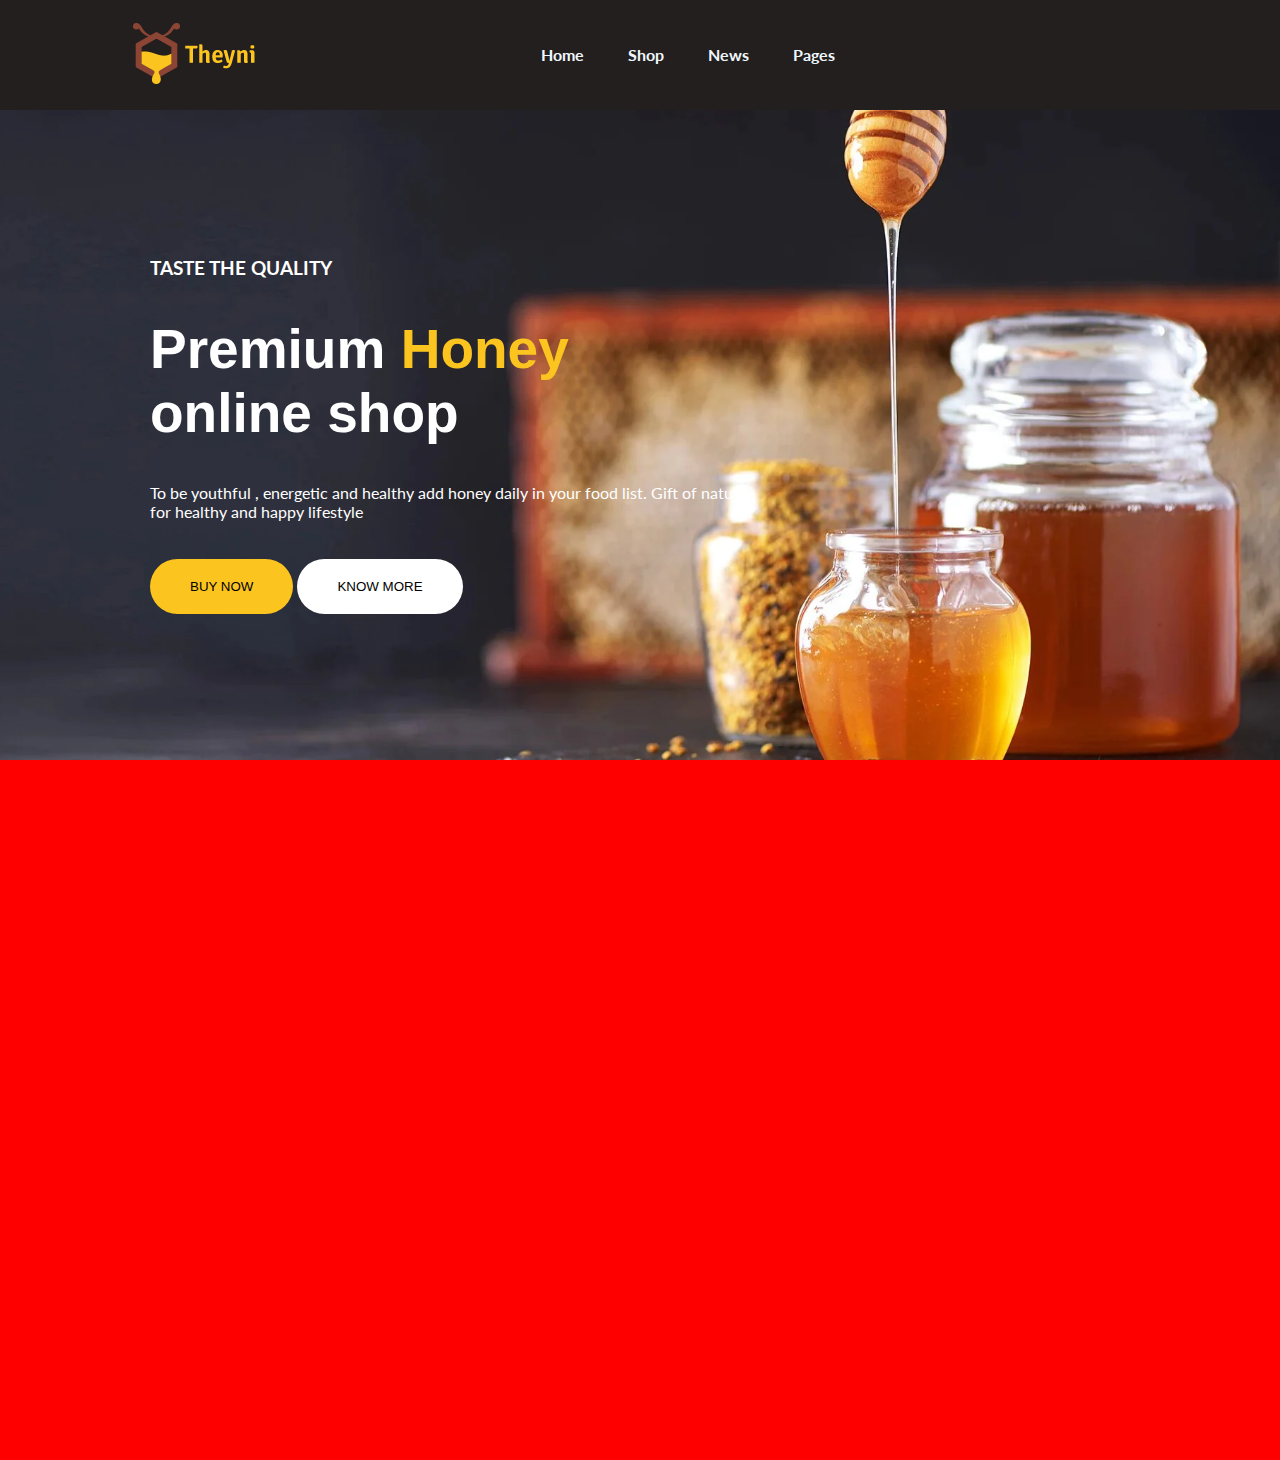
<file: 8th website honey/index.html>
<!DOCTYPE html>
<html lang="en">

<head>
    <meta charset="UTF-8">
    <meta name="viewport" content="width=device-width, initial-scale=1.0">
    <title>Theyni</title>
    <link rel="stylesheet" href="./style.css">
    <link rel="stylesheet" href="./media.css">
    <link rel="stylesheet" href="https://cdnjs.cloudflare.com/ajax/libs/font-awesome/6.5.1/css/all.min.css"
        integrity="sha512-DTOQO9RWCH3ppGqcWaEA1BIZOC6xxalwEsw9c2QQeAIftl+Vegovlnee1c9QX4TctnWMn13TZye+giMm8e2LwA=="
        crossorigin="anonymous" referrerpolicy="no-referrer" />
    <link href="https://fonts.googleapis.com/css2?family=Lato&display=swap" rel="stylesheet">
</head>

<body>
    <!--this is navigation- bar start-->
    <nav>
        <div class="logo">
            <img src="./images/logo_300x300.png" alt="">
        </div>
        <div class="menu-bar">
            <ul>
                <li><a href="#">Home</a></li>
                <li><a href="#">Shop</a></li>
                <li><a href="#">News</a></li>
                <li><a href="#">Pages</a></li>
            </ul>
        </div>
        <div class="cart">
            <i class="fa-solid fa-user"></i>
            <i class="fa-solid fa-cart-shopping"></i>
        </div>
    </nav>
    <!--this is navigation- bar end-->

    <!--this is a first main container with background image -->
    <div class="TTQ-BG">
        <div class="main-cont">
            <h3>TASTE THE QUALITY</h3><br><br>
            <h1>Premium <span>Honey</span> <br> online shop</h1><br><br>
            <p>To be youthful , energetic and healthy add honey daily in your food list. Gift of nature <br> for healthy and happy lifestyle </p><br><br>
            <button class="but yell-but">BUY NOW</button>
            <button class="but wht-but">KNOW MORE</button>
        </div>
    </div>
    <div class="About-us">
        
    </div>
</body>

</html>
</file>
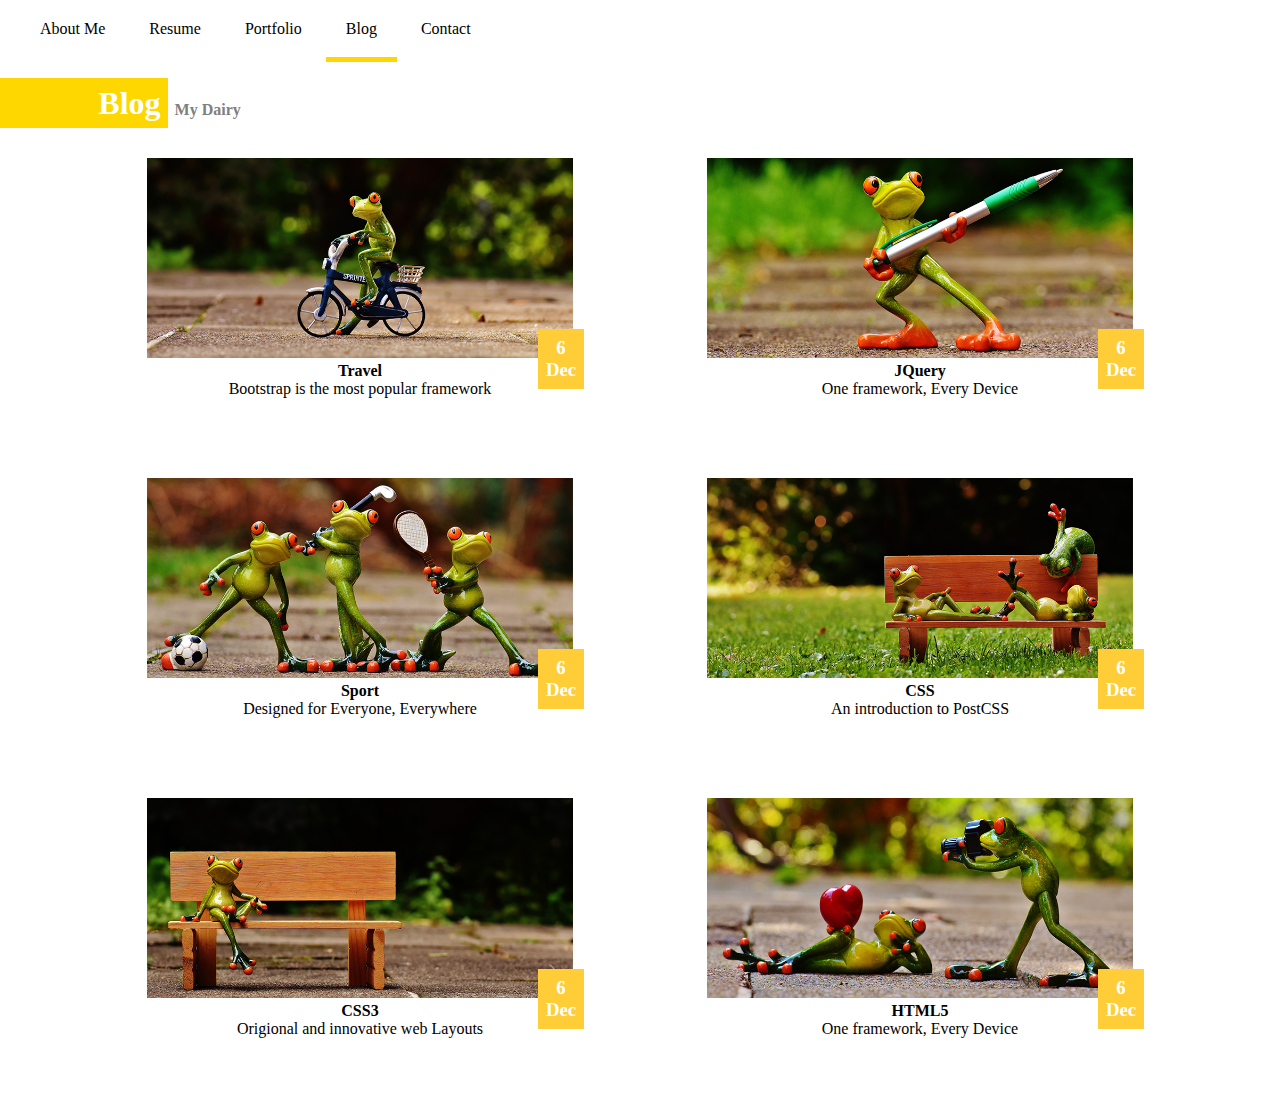
<file: 1st Website Resume/blog-page/blog.html>
<!DOCTYPE html>
<html lang="en">

<head>
    <meta charset="UTF-8">
    <meta name="viewport" content="width=device-width, initial-scale=1.0">
    <title>Blog-page</title>
    <link rel="stylesheet" href="https://cdnjs.cloudflare.com/ajax/libs/font-awesome/6.4.2/css/all.min.css"
        integrity="sha512-z3gLpd7yknf1YoNbCzqRKc4qyor8gaKU1qmn+CShxbuBusANI9QpRohGBreCFkKxLhei6S9CQXFEbbKuqLg0DA=="
        crossorigin="anonymous" referrerpolicy="no-referrer" />
    <style>
        * {
            margin: 0;
            padding: 0;
        }

        .nav {
            padding: 20px;
        }

        a {
            text-decoration: none;
            color: black;
            padding: 20px;
        }

        a:hover {
            background-color: gold;
        }
        .navicon {
            margin-left: 1110px;
            margin-top: -18px;
        }

        .blog {
            border-bottom: 5px solid gold;
        }

        .head {
            height: 50px;
            margin: 20px 0px;
            display: flex;
        }

        .left {
            width: 12%;
            padding: 7px;
            background-color: gold;
            text-align: end;
            color: white;
        }

        .right {
            width: 12%;
            padding: 7px;
            line-height: 50px;
            color: grey;
        }

        .container {
            height: 300px;
            margin: 20px 80px;
            display: flex;
        }

        .image {
            height: 280px;
            width: 45%;
            margin: auto;
            text-align: center;
        }

        .minicont {
            padding: 8px;
            background-color: rgb(255, 205, 56);
            width: 30px;
            margin-top: -69px;
            margin-left: 430px;
            color: white;
            position: absolute;
        }
    </style>
</head>

<body>
    <div class="nav">
        <a href="../About-page/first-website.html">About Me</a>
        <a href="#">Resume</a>
        <a href="#">Portfolio</a>
        <a href="../blog-page/blog.html" class="blog">Blog</a>
        <a href="#">Contact</a>
        <div class="navicon">
            <a href="#"><i class="fa-brands fa-twitter fa-sm"></i></a>
            <a href="#"><i class="fa-brands fa-facebook-f fa-sm"></i></a>
            <a href="#"><i class="fa-brands fa-google-plus-g fa-sm"></i></a>
        </div>
    </div>
    <div class="head">
        <div class="left">
            <h1>Blog</h1>
        </div>
        <div class="right">
            <h4>My Dairy</h4>
        </div>
    </div>
    <div class="container">
        <div class="image"><img src="./blog_post_1.jpg" alt="blog_post-1" height="200px">
            <h4>Travel</h4>
            <p>Bootstrap is the most popular framework</p>
            <div class="minicont">
                <h3>6 <br>Dec</h3>
            </div>
        </div>
        <div class="image"><img src="./blog_post_2.jpg" alt="blog_post_2" height="200px">
            <h4>JQuery</h4>
            <p>One framework, Every Device</p>
            <div class="minicont">
                <h3>6 <br>Dec</h3>
            </div>
        </div>
    </div>
    <div class="container">
        <div class="image"><img src="./blog_post_3.jpg" alt="blog_post_3" height="200px">
            <h4>Sport</h4>
            <p>Designed for Everyone, Everywhere</p>
            <div class="minicont">
                <h3>6 <br>Dec</h3>
            </div>
        </div>
        <div class="image"><img src="./blog_post_4.jpg" alt="blog_post_4" height="200px">
            <h4>CSS</h4>
            <p>An introduction to PostCSS</p>
            <div class="minicont">
                <h3>6 <br>Dec</h3>
            </div>
        </div>
    </div>
    <div class="container">
        <div class="image"><img src="./blog_post_5.jpg" alt="blog_post_5" height="200px">
            <h4>CSS3</h4>
            <p>Origional and innovative web Layouts</p>
            <div class="minicont">
                <h3>6 <br>Dec</h3>
            </div>
        </div>
        <div class="image"><img src="./blog_post_6.jpg" alt="blog_post_6" height="200px">
            <h4>HTML5</h4>
            <p>One framework, Every Device</p>
            <div class="minicont">
                <h3>6 <br>Dec</h3>
            </div>
        </div>
    </div>
</body>

</html>
</file>
<file: 6th website fashion vlog/style.css>
* {
    margin: 0;
    padding: 0;
}

.cont {
    display: grid;
    gap: 20px;
    grid-template-areas: 'header header header header header header '
        'main main main main main main '
        'left left left left right right'
        'footer footer footer footer footer footer';
}

.item {
    /* border: 2px solid black; */
}

.header {
    grid-area: header;
}

/* iconbar css start */
.icon {
    height: 40px;
    color: white;
    background-color: black;
}

.icon>i {
    padding: 12px 17px;
}

.icon>i:hover {
    padding: 12px 17px;
    background-color: lightgray;
    color: black;
}

.right-icon {
    color: white;
    position: absolute;
    right: 5px;
}

/* iconbar css end */
.heading {
    padding: 70px 0px;
    text-align: center;
}

.heading>h2 {
    font-size: 50px;
}

.heading h3 {
    display: block;
}

.heading h3 b {
    background-color: black;
    color: white;
    padding: 4px;
}

.main {
    grid-area: main;
    background-image: url(./images/jane.jpg);
    background-size: cover;
    background-repeat: no-repeat;
    background-size: 100% 100%;
    height: 980px;
    display: flex;
    align-items: center;
}

h1 {
    font-size: 50px;
}

.img-text {
    height: 200px;
    width: 35%;
    padding: 20px;
    color: white;
}

.subscribe {
    background-color: rgb(218, 214, 214);
    border: none;
    padding: 15px 30px;
    opacity: 0.8;
    font-size: 18px;
    color: black;
}

.subscribe:hover {
    background-color: #fff;
}

.left {
    grid-area: left;
    padding: 30px 10px;
}

.like-reply {
    display: flex;
    justify-content: space-between;
}

button {
    border: none;
    padding: 5px;
    background-color: black;
    color: white;
}

.like {
    background-color: #fff;
    border: 1px solid gray;
    color: black;
}

.like:hover {
    background-color: grey;
}

button>span {
    background-color: #fff;
    padding: 8px;
    color: black;
}

.reply:hover {
    background-color: gray;
    color: black;
}

.center {
    text-align: center;
}

.right {
    grid-area: right;
}

.advertise {
    height: 300px;
    margin-top: 40px;
    background-color: rgb(208, 207, 207);
}

.advertise h3 {
    background-color: black;
    color: white;
    padding: 20px;
}

.advertise>p {
    text-align: center;
    margin: 100px;
}

.myname {
    height: 380px;
    background-color: black;
    color: white;
}

.text {
    height: 60px;
    width: 150px;
    /* background-color: yellow; */
    margin: 0px 0px 0px 20px;
}

.posts {
    /* border: 2px solid black; */
    height: 366px;
    margin: 20px 0px 20px 0px;
}

.postdata:hover {
    background-color: gray;
}

.posts>h3 {
    background-color: black;
    color: white;
    padding: 20px;
}

.postdata {
    padding: 10px;
    border-bottom: 1px solid gray;
    background-color: white;
    display: flex;
}

.tags {
    height: 170px;
    border: 2px solid black;
    margin: 20px 0px 20px 0px;
}

.tags>h3 {
    padding: 20px;
    background-color: black;
    color: white;
}

.tags ul li {
    list-style-type: none;
    padding: 2px 4px;
    background-color: rgb(206, 200, 200);
    margin: 5px;
    display: inline-block;
}

#fashion {
    background-color: black;
    color: #fff;
}

.Inspiration {
    height: auto;
    width: 430px;
    margin-top: 40px;
    background-color: rgb(208, 207, 207);
}

.Inspiration h3 {
    background-color: black;
    color: white;
    padding: 20px;
}

.image-main {
    padding: 0px 20px;
    display: flex;
    flex-wrap: wrap;
}

.image {
    margin: 10px;
    height: 130px;
    width: 170px;
    background-color: yellow;
}

.follow {
    height: 150px;
    margin: 40px 0px 40px 0px;
    background-color: rgb(189, 187, 187);
}

.follow>h3 {
    padding: 20px;
    background-color: black;
    color: #fff;
}

.follow i:hover {
    color: lightgray;
}

.last-sub {
    padding: 20px;
    background-color: black;
    color: #fff;
}

.form {
    height: 100px;
    background-color: lightgray;
}

input {
    height: 40px;
    width: 98%;
}

.Sub {
    background-color: orangered;
    height: 40px;
    width: 99%;
}

.Sub:hover {
    background-color: lightgray;
    color: black;
}
.top{
    padding: 15px 40px;
}
.footer {
    grid-area: footer;
    height: 150px;
    background-color: gray;
    padding: 30px;
}
</file>
<file: 8th website honey/style.css>
* {
    margin: 0;
    padding: 0;
}

/*this is navigation-bar style start*/

nav {
    height: 110px;
    background-color: rgb(35, 31, 30);
    display: flex;
    justify-content: space-around;
    align-items: center;
    position: sticky;
    /* bottom: 110px; */
    top: 0px;
}

ul>li {
    list-style-type: none;
    display: inline-block;
}

li>a {
    text-decoration: none;
    color: aliceblue;
    margin: 20px;
    font-family: "Lato", sans-serif;
    font-weight: bold;
    transform: color;
}

a:hover {
    color: rgb(251, 196, 31);
    transition: 1.2s;
}

i {
    color: aliceblue;
    margin: 7px;
    transform: color;
}

i:hover {
    color: rgb(251, 196, 31);
    transition: 1.2s;
}

/*this is navigation-bar style end*/

/*this is first container with background image*/

.TTQ-BG {
    height: 650px;
    width: 100%;
    background: url(./images/slider_2_2000x_4331ab0a-dd4a-45ef-b4ae-23368e97f19f.jpg) 100% 100% no-repeat;
    background-size: cover;
    display: flex;
    align-items: center;
}

.main-cont {
    height: auto;
    width: auto;
    margin: 0 0 0 150px;
    color: white;
    font-family: "Lato",sans-serif;
}
.main-cont>h1{
    font-size: 55px;
    font-family: "Signika", sans-serif;
}
span {
    color: rgb(251, 196, 31);
}

.but {
    padding: 20px 40px;
    border-radius: 40px;
    border: none;
    cursor: pointer;
}

.yell-but {
    background: rgb(251, 196, 31);
    transform: all;
}
.yell-but:hover{
    background: white;
    transition: all 1.5s;
}
.wht-but{
    background: white;
    transform: all;
}
.wht-but:hover{
    background: rgb(251, 196, 31);
    transition: all 1.5s;
}
.About-us{
    height: 700px;
    background: red;
    
}
</file>
<file: 8th website honey/media.css>
@media screen and (max-width:950px) {
    nav {
        display: flex;
        justify-content: space-between;
        padding: 0 30px;
    }

    .menu-bar {
        display: none;
    }

    .TTQ-BG {
        height: 400px;
        opacity: rgba(0, 0, 0, 0.8);
    }

    .main-cont {
        height: 400px;
        width: 100vw;
        margin: 0px;
        padding: 100px 50px;
        box-sizing: border-box;
        font-size: 10px;
        background: #000;
        opacity: 0.8;
        font-size: 14px;
        color: white;
    }
    
    .but{
        display: none;
    }
    .main-cont>h1,
    .but {
        font-size: 30px;
    }
}
</file>
